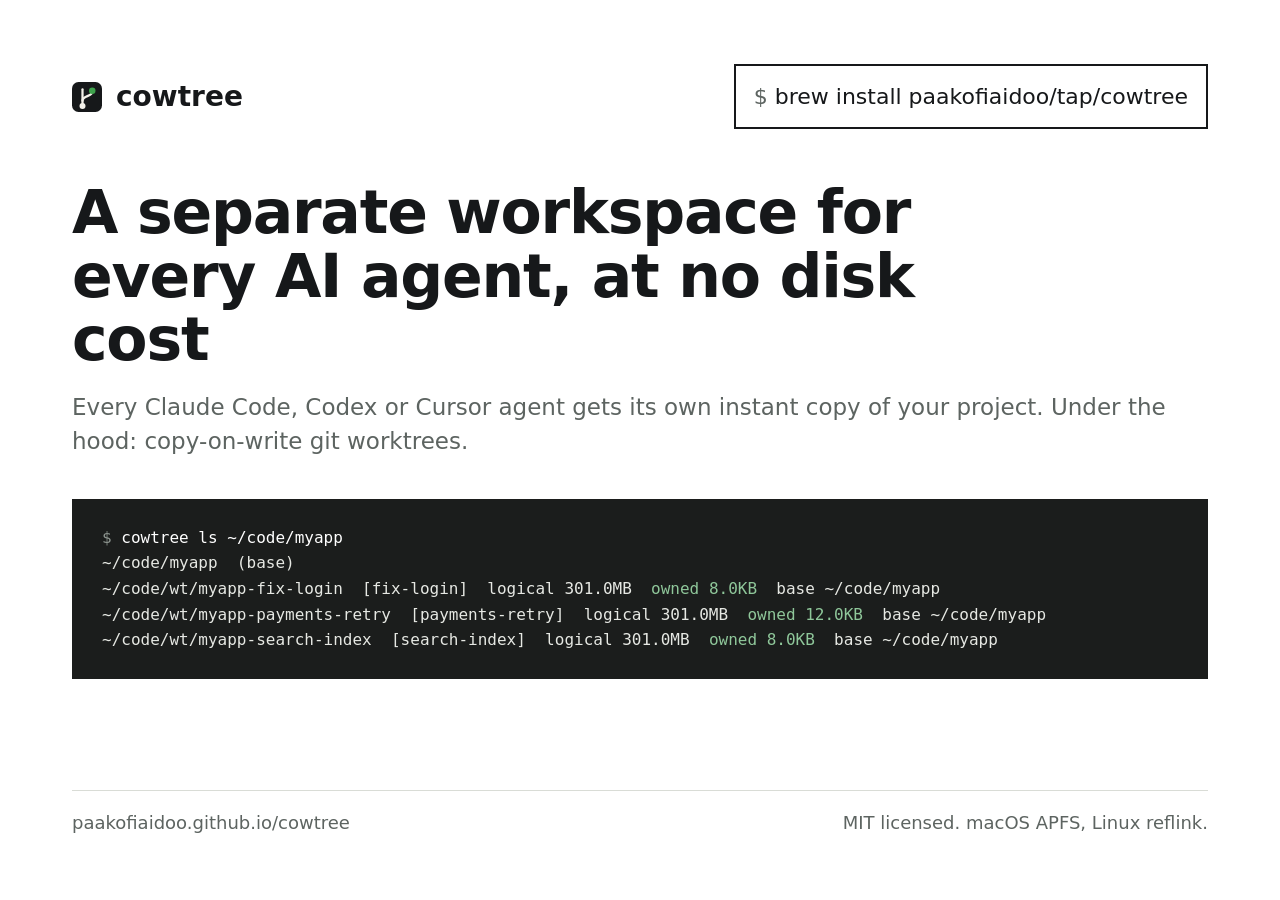
<file: docs/launch/src/1-hero.html>
<!doctype html><meta charset="utf-8"><link rel="stylesheet" href="base.css"><body><div style="display:flex;justify-content:space-between;align-items:center"><div class="mark"><svg width="30" height="30" viewBox="0 0 240 240"><rect width="240" height="240" rx="52" fill="#16181a"/><path d="M84 190V58" stroke="#f4f1ea" stroke-width="18" stroke-linecap="round" fill="none"/><path d="M84 150c0-44 78-30 78-74" stroke="#f4f1ea" stroke-width="18" stroke-linecap="round" fill="none"/><circle cx="84" cy="192" r="24" fill="#f4f1ea"/><circle cx="162" cy="70" r="26" fill="#3fa34d"/></svg> cowtree</div><span class="cmd">brew install paakofiaidoo/tap/cowtree</span></div>
<h1 style="margin-top:52px;font-size:60px;max-width:15em">A separate workspace for every AI agent, at no disk cost</h1>
<p class="muted" style="margin-top:18px;font-size:23px">Every Claude Code, Codex or Cursor agent gets its own instant copy of your project. Under the hood: copy-on-write git worktrees.</p>
<pre class="term" style="margin-top:40px;font-size:16px"><span class="p">$</span> <span class="c">cowtree ls ~/code/myapp</span>
~/code/myapp  (base)
~/code/wt/myapp-fix-login  [fix-login]  logical 301.0MB  <span class="g">owned 8.0KB</span>  base ~/code/myapp
~/code/wt/myapp-payments-retry  [payments-retry]  logical 301.0MB  <span class="g">owned 12.0KB</span>  base ~/code/myapp
~/code/wt/myapp-search-index  [search-index]  logical 301.0MB  <span class="g">owned 8.0KB</span>  base ~/code/myapp</pre>
<div class="foot"><span>paakofiaidoo.github.io/cowtree</span><span>MIT licensed. macOS APFS, Linux reflink.</span></div>
</file>
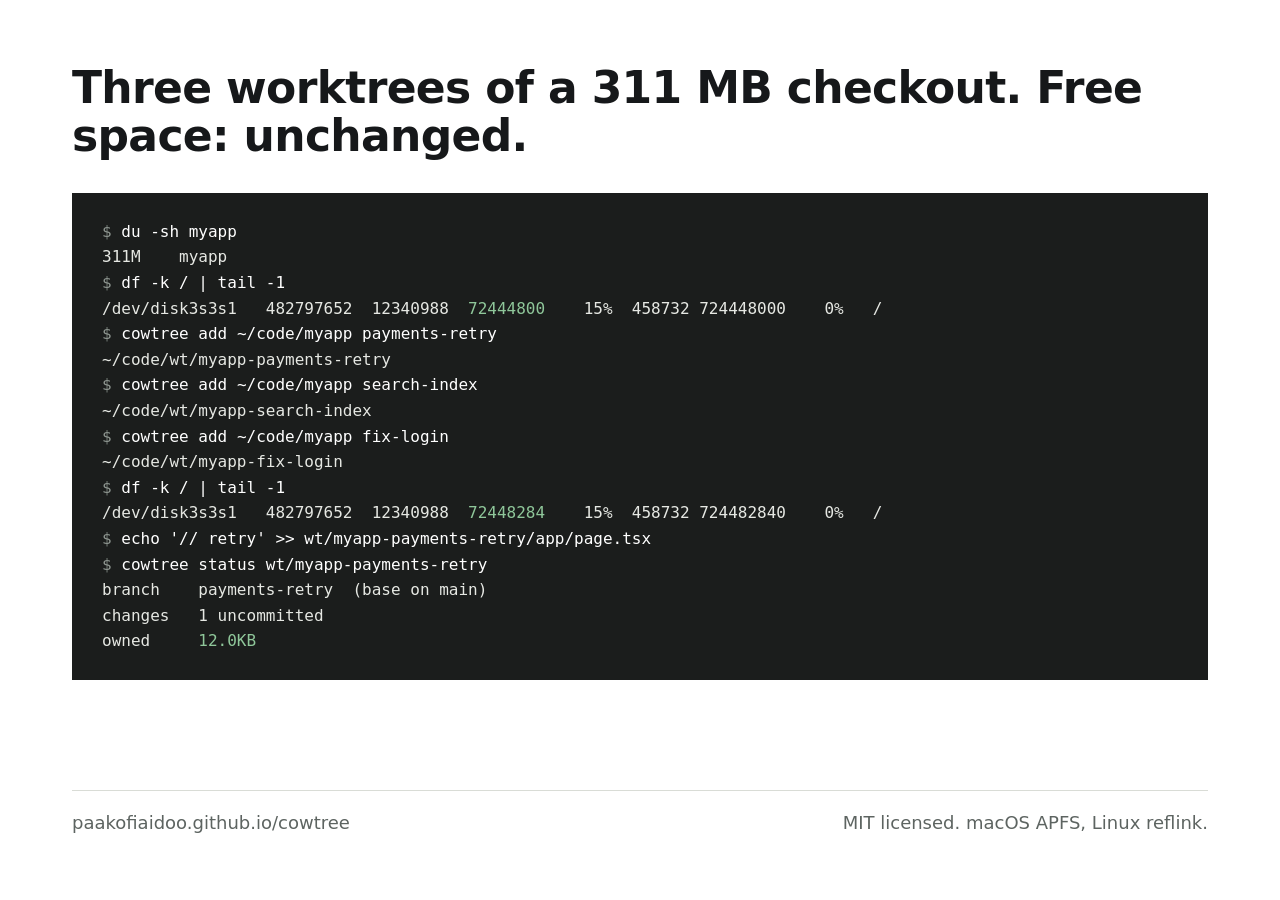
<file: docs/launch/src/2-proof.html>
<!doctype html><meta charset="utf-8"><link rel="stylesheet" href="base.css"><body><h2>Three worktrees of a 311 MB checkout. Free space: unchanged.</h2>
<pre class="term" style="margin-top:32px;font-size:16px"><span class="p">$</span> <span class="c">du -sh myapp</span>
311M	myapp
<span class="p">$</span> <span class="c">df -k / | tail -1</span>
/dev/disk3s3s1   482797652  12340988  <span class="g">72444800</span>    15%  458732 724448000    0%   /
<span class="p">$</span> <span class="c">cowtree add ~/code/myapp payments-retry</span>
~/code/wt/myapp-payments-retry
<span class="p">$</span> <span class="c">cowtree add ~/code/myapp search-index</span>
~/code/wt/myapp-search-index
<span class="p">$</span> <span class="c">cowtree add ~/code/myapp fix-login</span>
~/code/wt/myapp-fix-login
<span class="p">$</span> <span class="c">df -k / | tail -1</span>
/dev/disk3s3s1   482797652  12340988  <span class="g">72448284</span>    15%  458732 724482840    0%   /
<span class="p">$</span> <span class="c">echo '// retry' >> wt/myapp-payments-retry/app/page.tsx</span>
<span class="p">$</span> <span class="c">cowtree status wt/myapp-payments-retry</span>
branch    payments-retry  (base on main)
changes   1 uncommitted
owned     <span class="g">12.0KB</span></pre>
<div class="foot"><span>paakofiaidoo.github.io/cowtree</span><span>MIT licensed. macOS APFS, Linux reflink.</span></div>
</file>
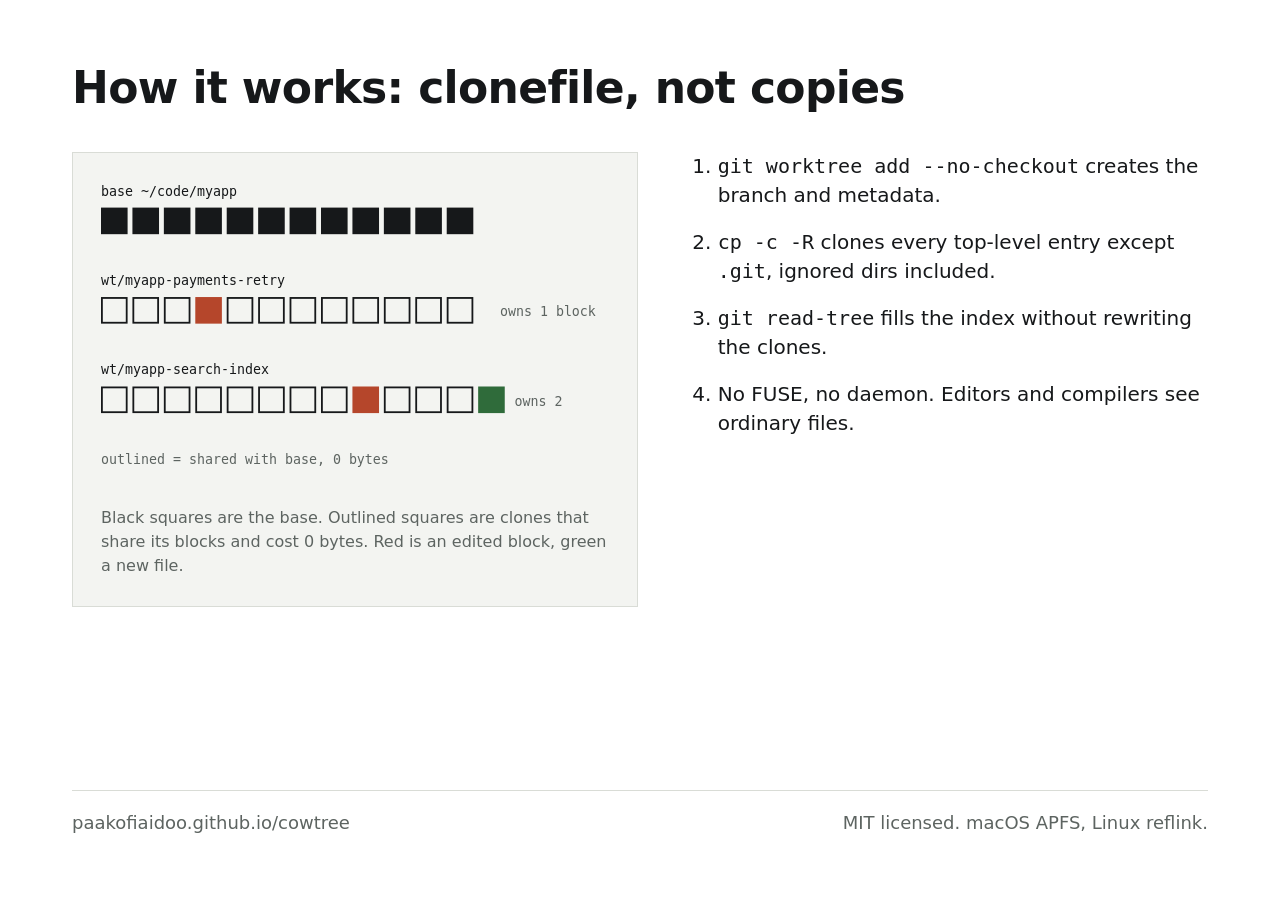
<file: docs/launch/src/3-how.html>
<!doctype html><meta charset="utf-8"><link rel="stylesheet" href="base.css"><body><h2>How it works: clonefile, not copies</h2>
<div style="display:grid;grid-template-columns:1.1fr 1fr;gap:56px;margin-top:40px">
<div style="background:#f3f4f1;border:1px solid #d9dcd6;padding:28px">
        <svg viewBox="0 0 420 250" xmlns="http://www.w3.org/2000/svg" font-family="ui-monospace,SF Mono,Menlo,monospace" font-size="11">
          <text x="0" y="12" fill="#16181a">base  ~/code/myapp</text>
          <g fill="#16181a">
            <rect x="0" y="22" width="22" height="22"/><rect x="26" y="22" width="22" height="22"/><rect x="52" y="22" width="22" height="22"/><rect x="78" y="22" width="22" height="22"/><rect x="104" y="22" width="22" height="22"/><rect x="130" y="22" width="22" height="22"/><rect x="156" y="22" width="22" height="22"/><rect x="182" y="22" width="22" height="22"/><rect x="208" y="22" width="22" height="22"/><rect x="234" y="22" width="22" height="22"/><rect x="260" y="22" width="22" height="22"/><rect x="286" y="22" width="22" height="22"/>
          </g>
          <g fill="none" stroke="#16181a" stroke-width="1.5">
            <text x="0" y="86" fill="#16181a" stroke="none">wt/myapp-payments-retry</text>
            <rect x="0.75" y="96.75" width="20.5" height="20.5"/><rect x="26.75" y="96.75" width="20.5" height="20.5"/><rect x="52.75" y="96.75" width="20.5" height="20.5"/><rect x="104.75" y="96.75" width="20.5" height="20.5"/><rect x="130.75" y="96.75" width="20.5" height="20.5"/><rect x="156.75" y="96.75" width="20.5" height="20.5"/><rect x="182.75" y="96.75" width="20.5" height="20.5"/><rect x="208.75" y="96.75" width="20.5" height="20.5"/><rect x="234.75" y="96.75" width="20.5" height="20.5"/><rect x="260.75" y="96.75" width="20.5" height="20.5"/><rect x="286.75" y="96.75" width="20.5" height="20.5"/>
            <text x="0" y="160" fill="#16181a" stroke="none">wt/myapp-search-index</text>
            <rect x="0.75" y="170.75" width="20.5" height="20.5"/><rect x="26.75" y="170.75" width="20.5" height="20.5"/><rect x="52.75" y="170.75" width="20.5" height="20.5"/><rect x="78.75" y="170.75" width="20.5" height="20.5"/><rect x="104.75" y="170.75" width="20.5" height="20.5"/><rect x="130.75" y="170.75" width="20.5" height="20.5"/><rect x="156.75" y="170.75" width="20.5" height="20.5"/><rect x="182.75" y="170.75" width="20.5" height="20.5"/><rect x="234.75" y="170.75" width="20.5" height="20.5"/><rect x="260.75" y="170.75" width="20.5" height="20.5"/><rect x="286.75" y="170.75" width="20.5" height="20.5"/>
          </g>
          <rect x="78" y="96" width="22" height="22" fill="#b5462b"/>
          <rect x="208" y="170" width="22" height="22" fill="#b5462b"/>
          <rect x="312" y="170" width="22" height="22" fill="#2f6b3a"/>
          <text x="330" y="112" fill="#5d6461">owns 1 block</text>
          <text x="342" y="186" fill="#5d6461">owns 2</text>
          <text x="0" y="234" fill="#5d6461">outlined = shared with base, 0 bytes</text>
        </svg>
<p class="muted" style="font-size:16px;margin-top:14px">Black squares are the base. Outlined squares are clones that share its blocks and cost 0 bytes. Red is an edited block, green a new file.</p>
</div>
<ol style="padding-left:24px;font-size:20px;line-height:1.45">
<li style="margin-bottom:18px"><code>git worktree a&#100;d --no-checkout</code> creates the branch and metadata.</li>
<li style="margin-bottom:18px"><code>cp -c -R</code> clones every top-level entry except <code>.git</code>, ignored dirs included.</li>
<li style="margin-bottom:18px"><code>git read-tree</code> fills the index without rewriting the clones.</li>
<li>No FUSE, no daemon. Editors and compilers see ordinary files.</li>
</ol></div>
<div class="foot"><span>paakofiaidoo.github.io/cowtree</span><span>MIT licensed. macOS APFS, Linux reflink.</span></div>
</file>
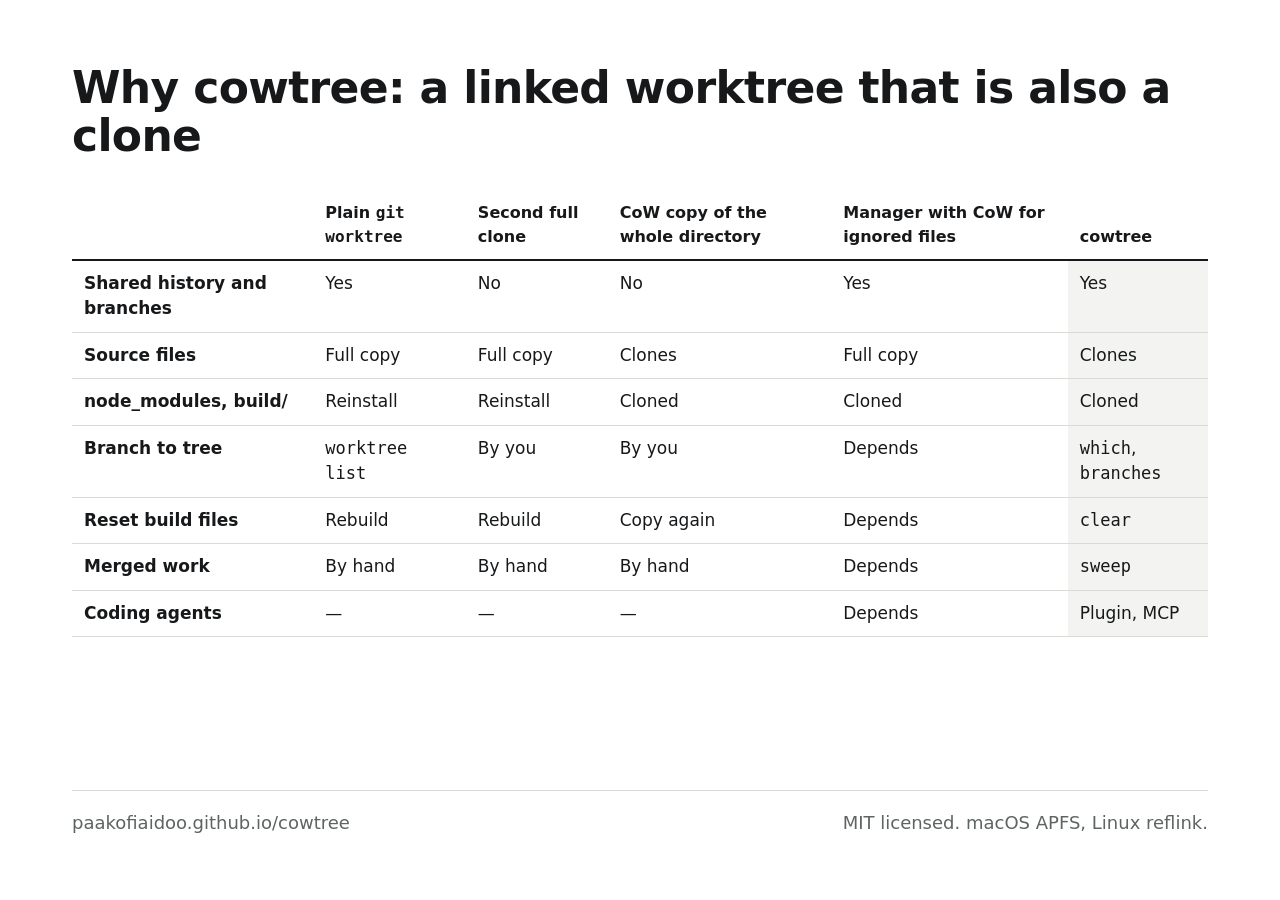
<file: docs/launch/src/4-compare.html>
<!doctype html><meta charset="utf-8"><link rel="stylesheet" href="base.css"><body><h2>Why cowtree: a linked worktree that is also a clone</h2>
<table style="margin-top:30px;border-collapse:collapse;width:100%;font-size:17px">
<style>td,th{padding:10px 12px;border-bottom:1px solid #d9dcd6;text-align:left;vertical-align:top}thead th{border-bottom:2px solid #16181a;vertical-align:bottom;font-size:16px}td.us{background:#f3f4f1}</style>
<thead><tr><th></th><th>Plain <code>git worktree</code></th><th>Second full clone</th><th>CoW copy of the whole directory</th><th>Manager with CoW for ignored files</th><th>cowtree</th></tr></thead>
<tr><th>Shared history and branches</th><td>Yes</td><td>No</td><td>No</td><td>Yes</td><td class="us">Yes</td></tr>
<tr><th>Source files</th><td>Full copy</td><td>Full copy</td><td>Clones</td><td>Full copy</td><td class="us">Clones</td></tr>
<tr><th>node_modules, build/</th><td>Reinstall</td><td>Reinstall</td><td>Cloned</td><td>Cloned</td><td class="us">Cloned</td></tr>
<tr><th>Branch to tree</th><td><code>worktree list</code></td><td>By you</td><td>By you</td><td>Depends</td><td class="us"><code>which</code>, <code>branches</code></td></tr>
<tr><th>Reset build files</th><td>Rebuild</td><td>Rebuild</td><td>Copy again</td><td>Depends</td><td class="us"><code>clear</code></td></tr>
<tr><th>Merged work</th><td>By hand</td><td>By hand</td><td>By hand</td><td>Depends</td><td class="us"><code>sweep</code></td></tr>
<tr><th>Coding agents</th><td>—</td><td>—</td><td>—</td><td>Depends</td><td class="us">Plugin, MCP</td></tr>
</table>
<div class="foot"><span>paakofiaidoo.github.io/cowtree</span><span>MIT licensed. macOS APFS, Linux reflink.</span></div>
</file>
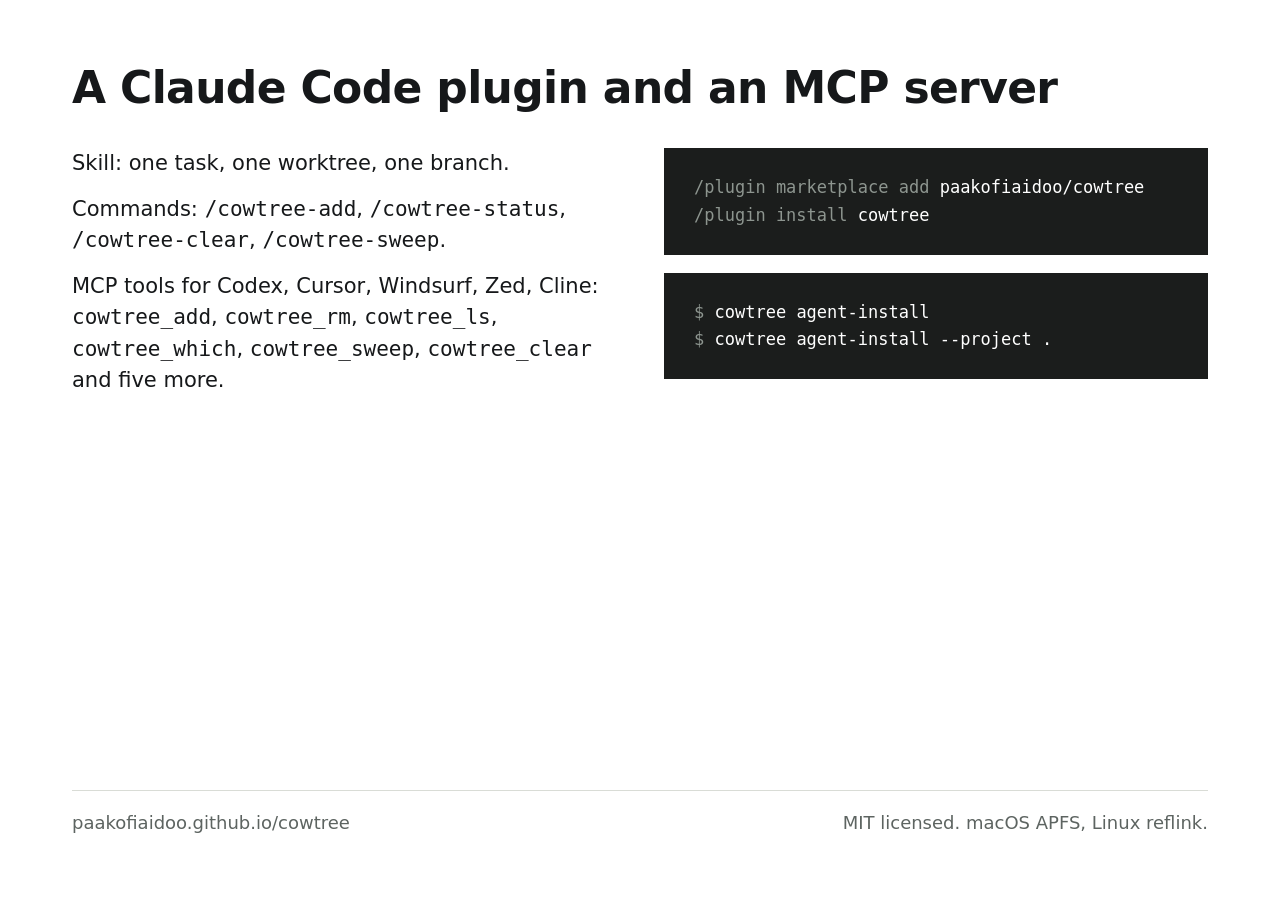
<file: docs/launch/src/5-agents.html>
<!doctype html><meta charset="utf-8"><link rel="stylesheet" href="base.css"><body><h2>A Claude Code plugin and an MCP server</h2>
<div style="display:grid;grid-template-columns:1fr 1fr;gap:48px;margin-top:36px">
<div style="font-size:21px">
<p>Skill: one task, one worktree, one branch.</p>
<p style="margin-top:14px">Commands: <code>/cowtree-add</code>, <code>/cowtree-status</code>, <code>/cowtree-clear</code>, <code>/cowtree-sweep</code>.</p>
<p style="margin-top:14px">MCP tools for Codex, Cursor, Windsurf, Zed, Cline: <code>cowtree_add</code>, <code>cowtree_rm</code>, <code>cowtree_ls</code>, <code>cowtree_which</code>, <code>cowtree_sweep</code>, <code>cowtree_clear</code> and five more.</p>
</div>
<div>
<pre class="term" style="font-size:17px"><span class="p">/plugin marketplace add</span> <span class="c">paakofiaidoo/cowtree</span>
<span class="p">/plugin install</span> <span class="c">cowtree</span></pre>
<pre class="term" style="font-size:17px;margin-top:18px"><span class="p">$</span> <span class="c">cowtree agent-install</span>
<span class="p">$</span> <span class="c">cowtree agent-install --project .</span></pre>
</div></div>
<div class="foot"><span>paakofiaidoo.github.io/cowtree</span><span>MIT licensed. macOS APFS, Linux reflink.</span></div>
</file>
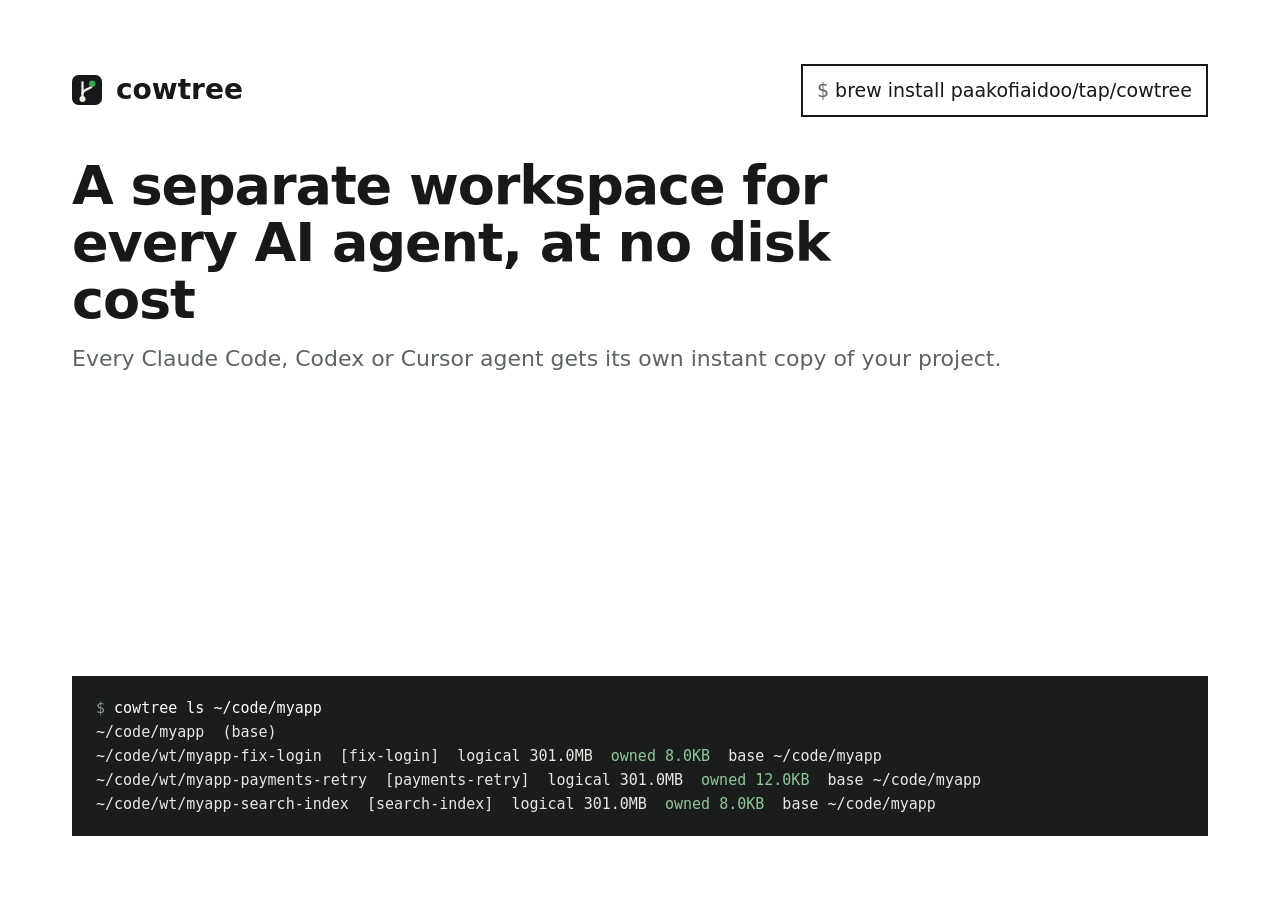
<file: docs/launch/src/og.html>
<!doctype html><meta charset="utf-8"><link rel="stylesheet" href="base.css"><body><div style="display:flex;justify-content:space-between;align-items:center"><div class="mark"><svg width="30" height="30" viewBox="0 0 240 240"><rect width="240" height="240" rx="52" fill="#16181a"/><path d="M84 190V58" stroke="#f4f1ea" stroke-width="18" stroke-linecap="round" fill="none"/><path d="M84 150c0-44 78-30 78-74" stroke="#f4f1ea" stroke-width="18" stroke-linecap="round" fill="none"/><circle cx="84" cy="192" r="24" fill="#f4f1ea"/><circle cx="162" cy="70" r="26" fill="#3fa34d"/></svg> cowtree</div><span class="cmd" style="font-size:19px;padding:10px 14px">brew install paakofiaidoo/tap/cowtree</span></div>
<h1 style="margin-top:40px;max-width:16em">A separate workspace for every AI agent, at no disk cost</h1>
<p class="muted" style="margin-top:14px;font-size:22px">Every Claude Code, Codex or Cursor agent gets its own instant copy of your project.</p>
<pre class="term" style="margin-top:auto;font-size:15px;padding:20px 24px"><span class="p">$</span> <span class="c">cowtree ls ~/code/myapp</span>
~/code/myapp  (base)
~/code/wt/myapp-fix-login  [fix-login]  logical 301.0MB  <span class="g">owned 8.0KB</span>  base ~/code/myapp
~/code/wt/myapp-payments-retry  [payments-retry]  logical 301.0MB  <span class="g">owned 12.0KB</span>  base ~/code/myapp
~/code/wt/myapp-search-index  [search-index]  logical 301.0MB  <span class="g">owned 8.0KB</span>  base ~/code/myapp</pre>
</file>
<file: docs/launch/src/base.css>
*{box-sizing:border-box;margin:0}
html,body{width:100%;height:100%}
body{background:#fff;color:#16181a;font:20px/1.5 -apple-system,BlinkMacSystemFont,system-ui,sans-serif;padding:64px 72px;display:flex;flex-direction:column}
code,pre{font-family:ui-monospace,"SF Mono",Menlo,monospace}
.mark{display:flex;align-items:center;gap:14px;font-weight:650;font-size:28px}
h1{font-size:54px;line-height:1.06;letter-spacing:-.02em;font-weight:700}
h2{font-size:44px;line-height:1.1;letter-spacing:-.015em;font-weight:700}
.muted{color:#5d6461}
.term{background:#1b1d1c;color:#e6e8e3;padding:26px 30px;font-size:19px;line-height:1.6;white-space:pre}
.term .p{color:#8d958f}.term .c{color:#fff}.term .g{color:#8fc79a}
.cmd{border:2px solid #16181a;padding:14px 18px;font-size:22px;display:inline-block}
.cmd::before{content:"$ ";color:#5d6461}
.foot{margin-top:auto;display:flex;justify-content:space-between;font-size:18px;color:#5d6461;border-top:1px solid #d9dcd6;padding-top:18px}
</file>
